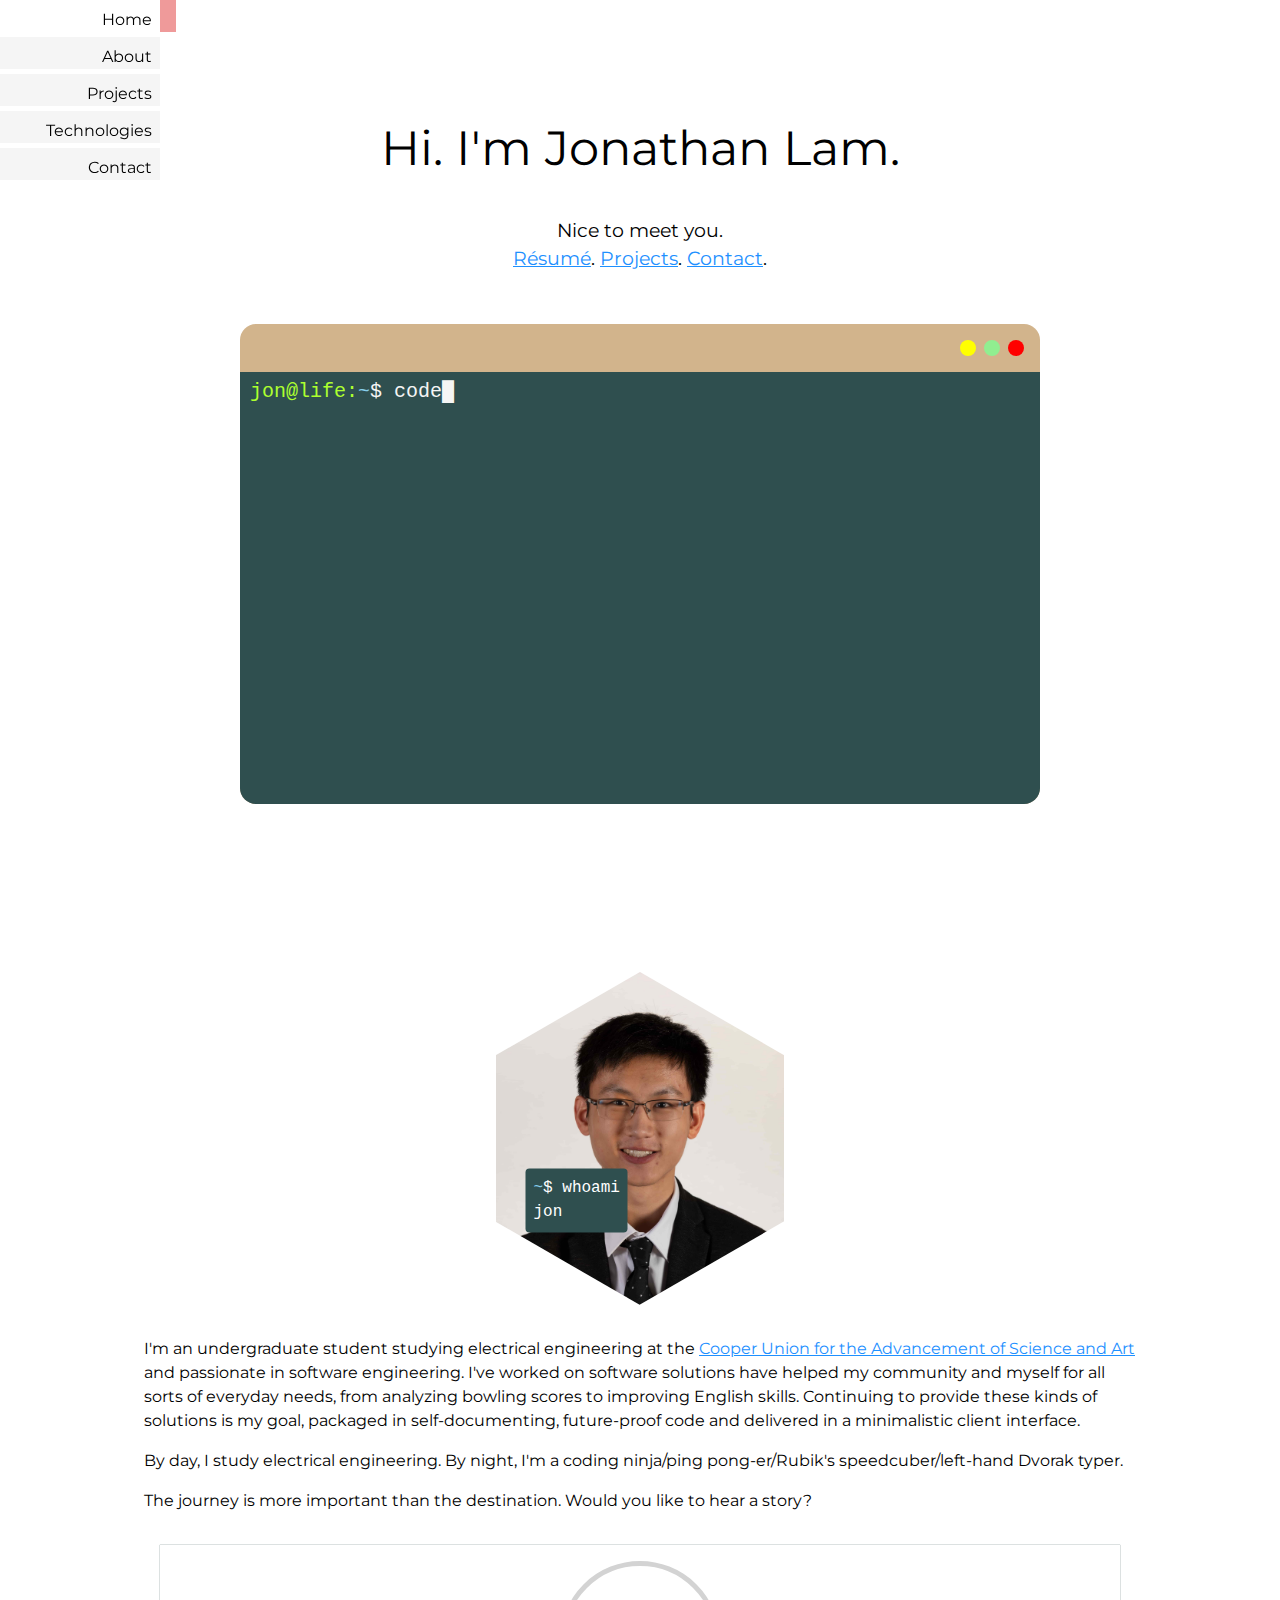
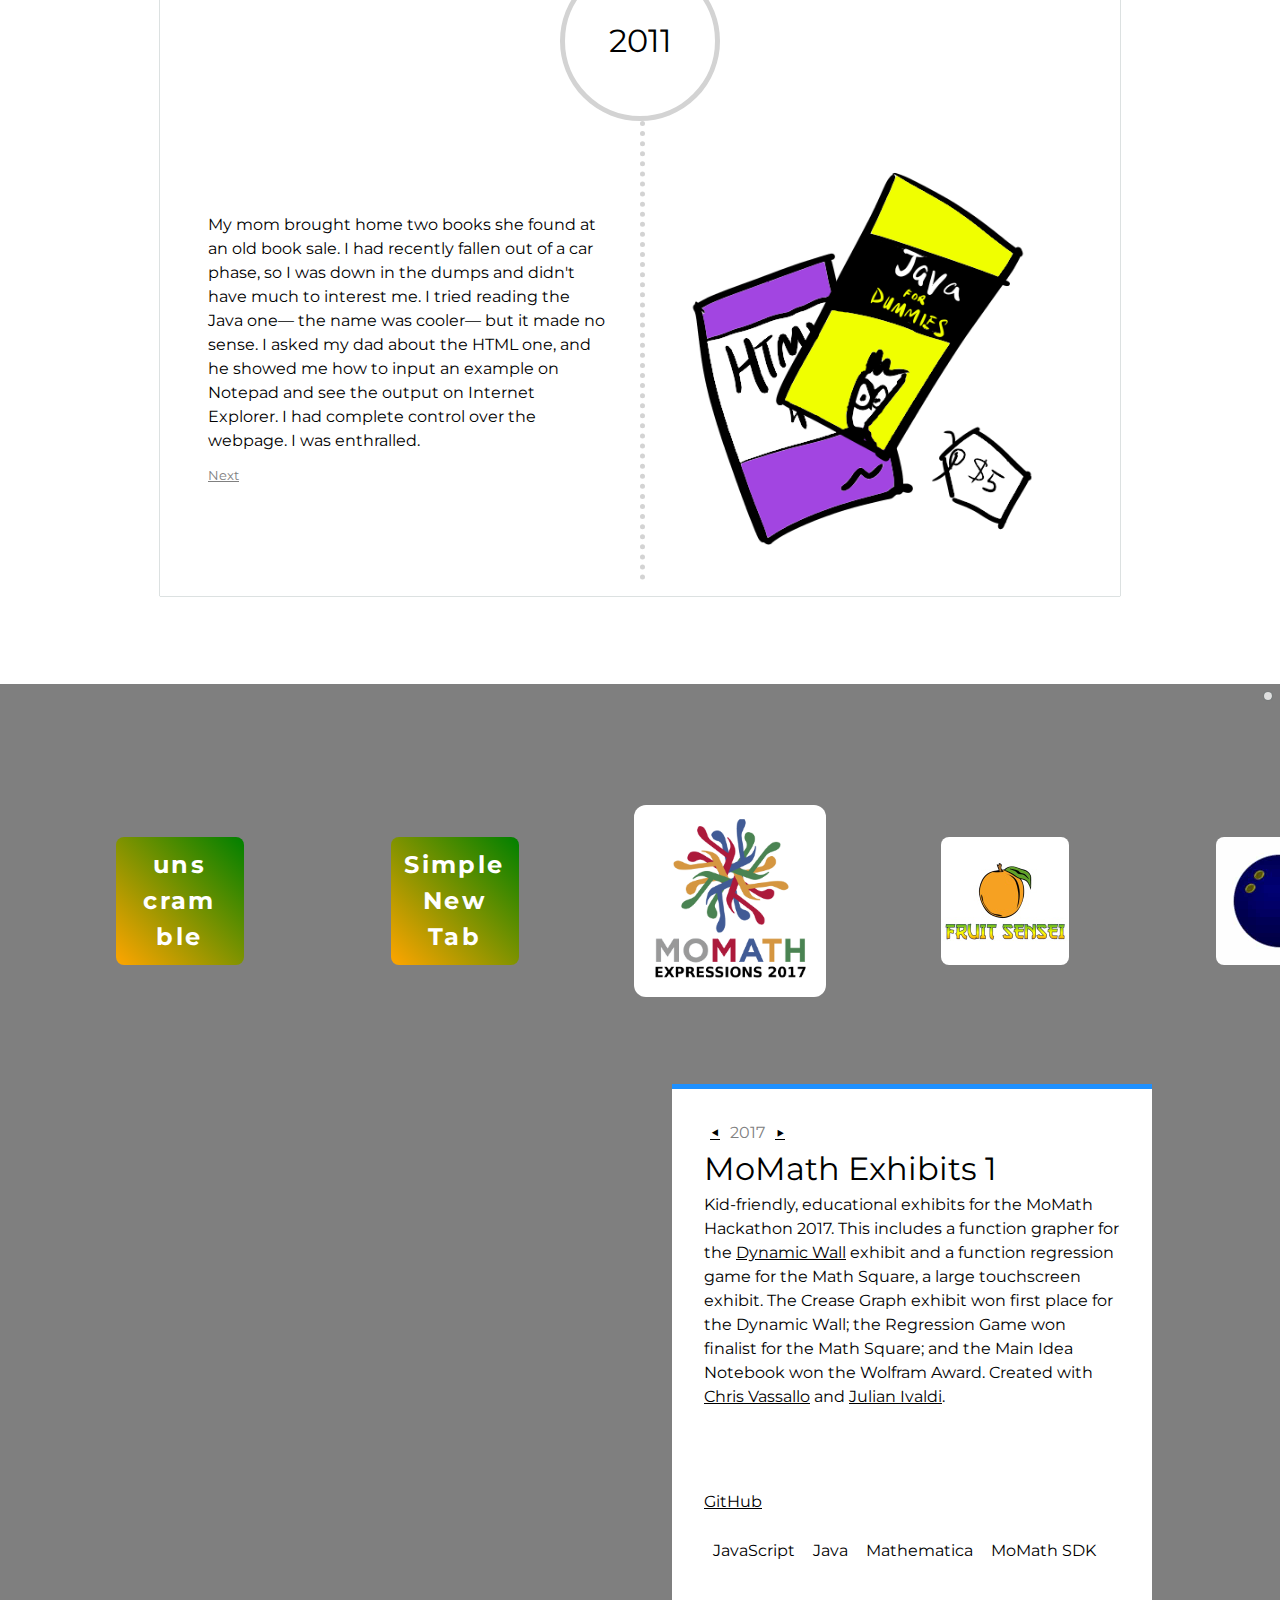
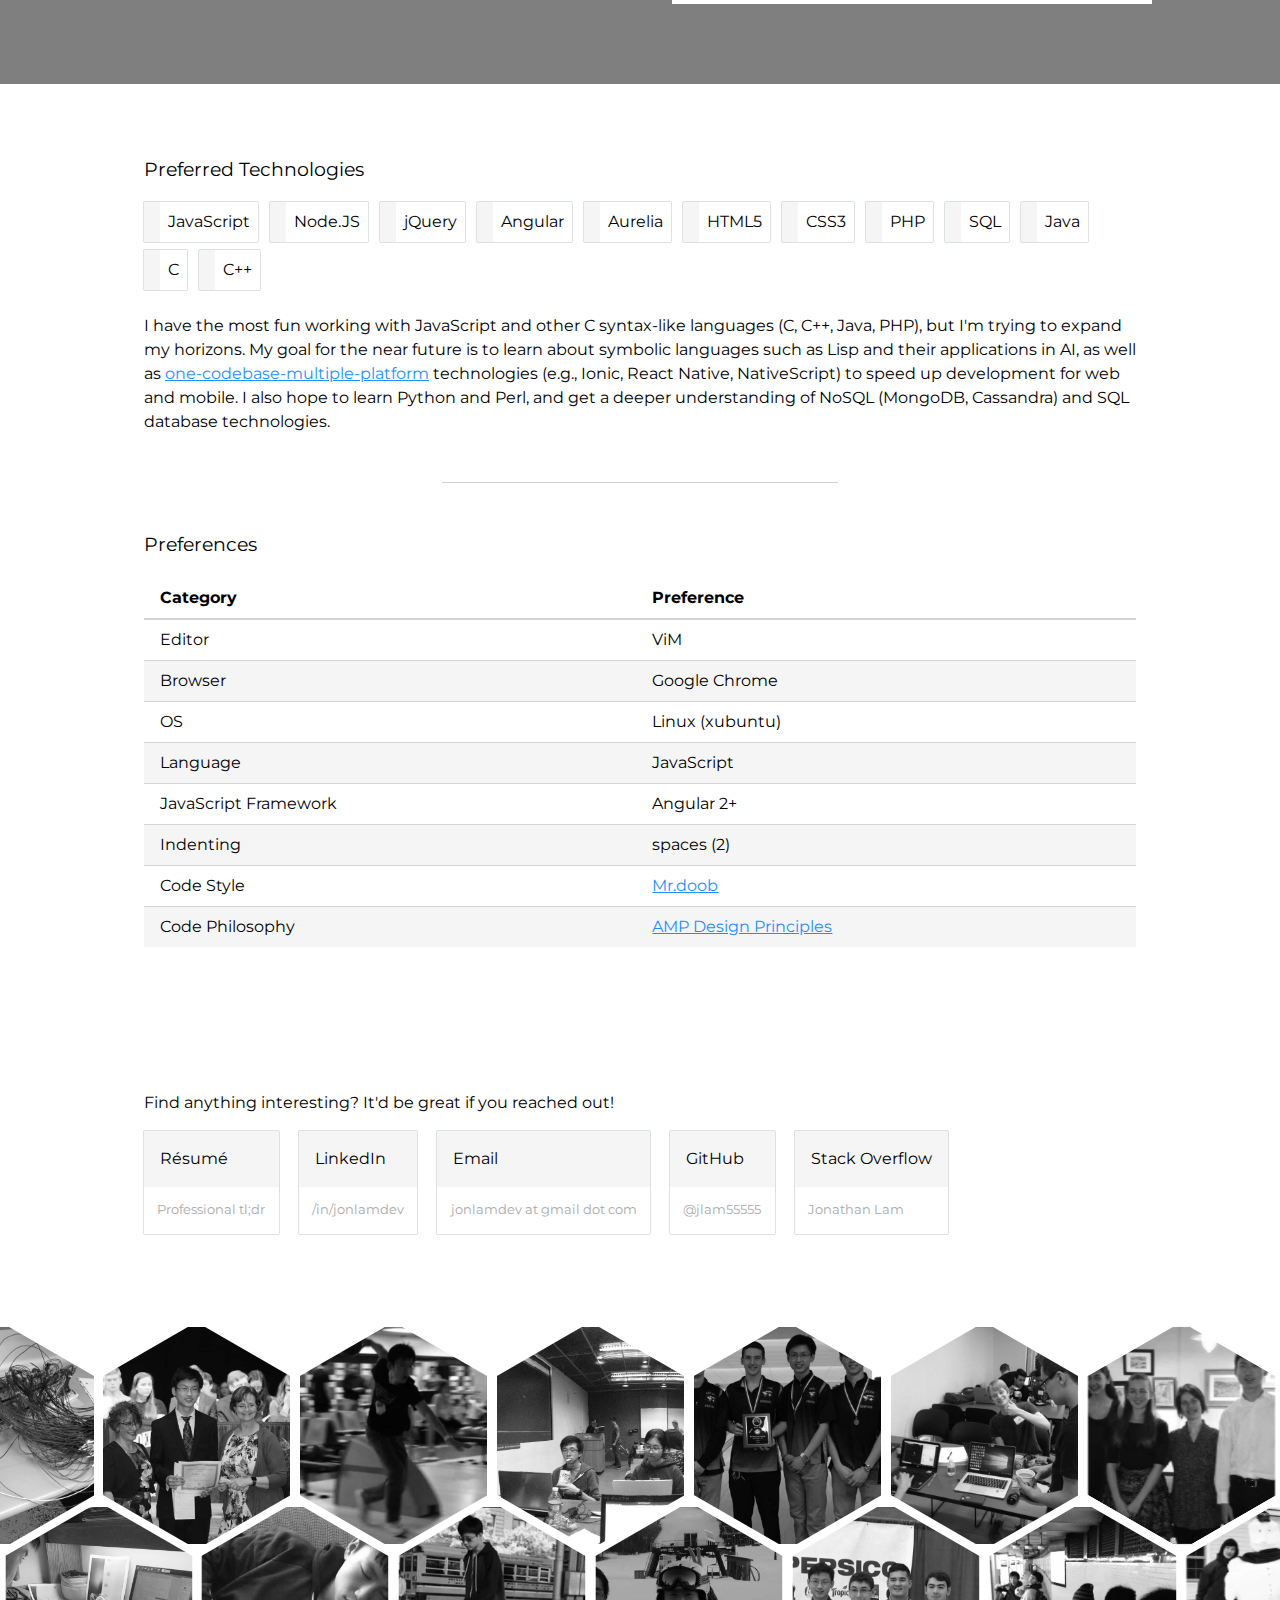
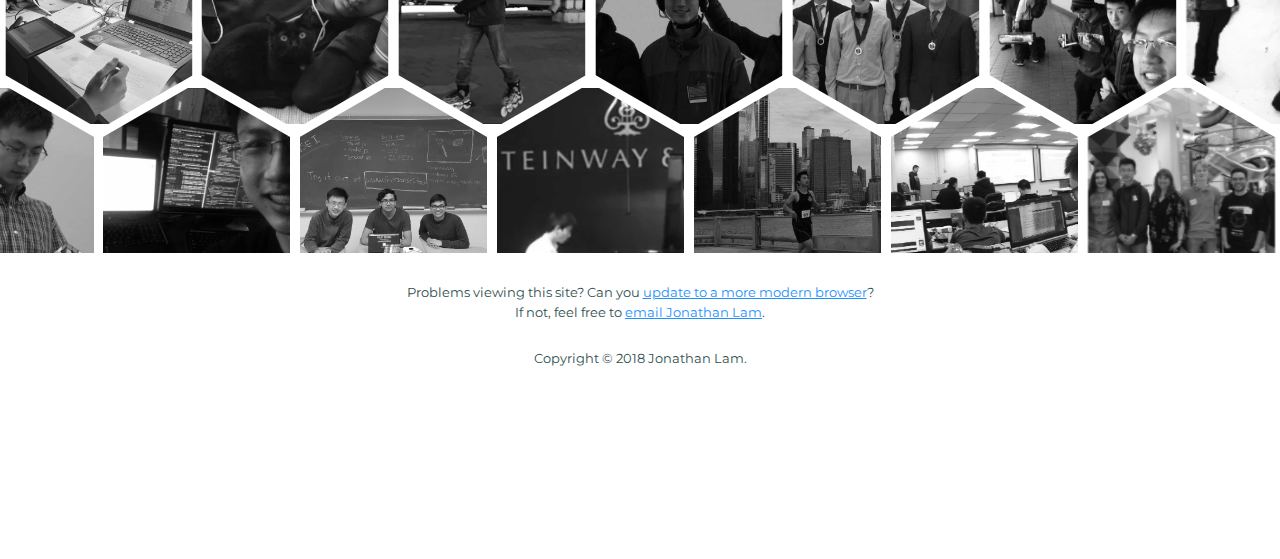
<file: index.html>
<!doctype html>
<html lang='en'>
  <head>
    <title>Jonathan Lam</title>
    <meta charset='utf-8'>
    <meta name='author' content='Jonathan Lam <jonathanlamdev@gmail.com> (http://www.jonathanlam.tech)'>
    <meta name='description' content='Meet Jonathan Lam | Software Developer'>
    <meta name='keywords' content='jonathan lam, cooper union, programmer, freelancer'>
    <meta name='viewport' content='width=device-width, initial-scale=1'>
    <meta property='og:title' content='Meet Jonathan Lam | Software Developer'>
    <meta property='og:image' content='http://www.jonlamdev.com/assets/website-screenshot.png'>
    <meta property='og:description' content='Jonathan Lam is a passionate software developer and programmer. See some of his projects and learn more about him.'>
    <meta property='og:url' content='http://www.jonlamdev.com'>
    <link rel='stylesheet' href='https://fonts.googleapis.com/css?family=Montserrat'>
    <link rel='stylesheet' href='https://use.fontawesome.com/releases/v5.0.13/css/all.css' integrity='sha384-DNOHZ68U8hZfKXOrtjWvjxusGo9WQnrNx2sqG0tfsghAvtVlRW3tvkXWZh58N9jp' crossorigin='anonymous'>
    <link rel='stylesheet' href='./mobile.css'>
    <link rel='stylesheet' href='./desktop.css' media='screen and (min-width: 64em) and (min-height: 600px)'>
    <link rel='icon' href='./favicon.png'>
    <script src='./script.js' defer></script>
  </head>
  <body>
    <nav id='nav-bar'>
      <div class='flex desktop'>
        <a title='Home'>Home</a>
        <a title='About'>About</a>
        <a title='Projects'>Projects</a>
        <a title='Technologies'>Technologies</a>
        <a title='Contact'>Contact</a>
      </div>
      <div class='mobile'>
        <button id='dropdown-button'><i class='fas fa-bars'></i></button>
        <p id='mobile-title'>j. lam</p>
      </div>
    </nav>
    <div class='mobile' id='dropdown-nav'>
      <a href='#about'>About</a>
      <a href='#projects'>Projects</a>
      <a href='#contact'>Contact</a>
      <a href='./resume.pdf' target='_blank'>Résumé</a>
    </div>
    <div class='jumbotron' id='main-jumbotron'>
      <div class='container'>
        <h1 class='text-center'><span class='inline desktop'>Hi. I'm</span> Jonathan Lam.</h1>
        <h3 class='text-center'>
          Nice to meet you.
          <span class='desktop'>
            <a href='./resume.pdf' target='_blank'>Résumé</a>.
            <a href='#projects'>Projects</a>.
            <a href='#contact'>Contact</a>.
          </span>
          <div class='mobile'>
            <a href='./resume.pdf' target='_blank'>Résumé</a>
            <a href='#projects'>Projects</a>.
            <a href='#contact'>Contact</a>
          </div>
        </h3>
      </div>
      <div id='codeVisual'>
        <div id='codeVisualTitle' class='desktop code'><i class='fas fa-terminal'></i></div>
        <div class='codeVisualButton' id='button1'><i class='fas fa-times desktop'></i></div>
        <div class='codeVisualButton' id='button2'><i class='fas fa-arrows-alt-h desktop'></i></div>
        <div class='codeVisualButton' id='button3'><i class='fas fa-window-minimize desktop'></i></div>
        <div id='codeVisualTerminal'>
          <div class='code text-light' id='codeVisualBash'>
            <span class='text-green'>jon@life:</span>
            <span class='text-blue'>~</span>
            <span>$&nbsp;</span>
            <span id='codeVisualText'></span>
            <span id='codeVisualCursor'>&#9608;</span>
          </div>
        </div>
      </div>
    </div>
    <div class='jumbotron' id='about'>
      <div class='container'>

        <div id='about-portrait'>
          <code id='about-whoami'>$ whoami<br>jon</code>
          <div id='about-portrait-hexagon'></div>
        </div>
        <p>I'm an undergraduate student studying electrical engineering at the <a href='https://cooper.edu/welcome' target='_blank'>Cooper Union for the Advancement of Science and Art</a> and passionate in software engineering. I've worked on software solutions have helped my community and myself for all sorts of everyday needs, from analyzing bowling scores to improving English skills. Continuing to provide these kinds of solutions is my goal, packaged in self-documenting, future-proof code and delivered in a minimalistic client interface.</p>

        <p>By day, I study electrical engineering. By night, I'm a coding ninja/ping pong-er/Rubik's speedcuber/left-hand Dvorak typer.</p>

        <p>The journey is more important than the destination. Would you like to hear a story?</p>

        <div id='timeline'>
          <div class='timeline-year'>
            <img class='timeline-image' data-src='./assets/timeline-2011.png'>
            <h1 class='timeline-header'>2011</h1>
            <div class='timeline-text'>
              <span>My mom brought home two books she found at an old book sale. I had recently fallen out of a car phase, so I was down in the dumps and didn't have much to interest me. I tried reading the Java one&mdash; the name was cooler&mdash; but it made no sense. I asked my dad about the HTML one, and he showed me how to input an example on Notepad and see the output on Internet Explorer. I had complete control over the webpage. I was enthralled.</span>
              <div class='desktop'>
                <button class='timeline-button timeline-button-next'>Next</button>
              </div>
            </div>
          </div>
          <div class='timeline-year'>
            <img class='timeline-image' data-src='./assets/timeline-2014.png'>
            <h1 class='timeline-header'>2014</h1>
            <div class='timeline-text'>
              <span>By this time, I had experimented with a little bit of HTML (4), Java, C++, and PHP, solving little math puzzles and discovering the syntax. Our final project for <a href='https://www.pltw.org/' target='_blank'>PLTW</a> was open-ended, so I decided to demonstrate my programming skills. I learnt some JavaScript and CSS and threw together some calculator interfaces, and presented my knowledge of how these languages (along with HTML and PHP) could be integrated into a single, useful application.</span>
              <div class='desktop'>
                <button class='timeline-button timeline-button-previous'>Previous</button>
                <button class='timeline-button timeline-button-next'>Next</button>
              </div>
            </div>
          </div>
          <div class='timeline-year'>
            <img class='timeline-image' data-src='./assets/timeline-2016.png'>
            <h1 class='timeline-header'>2016</h1>
            <div class='timeline-text'>
              <span>I spoke with my English teacher in the tenth grade because I couldn't speak during any of the daily class discussions. I was afraid to get my incomplete ideas out. She suggested that I practice (<em>practice English?</em>, I wondered) by writing or speaking on any whimsical thought. So I began a blog and posted many posts, many days in a row. I got so involved in the blog that I spent many days in a row writing posts and the blog became the hub for my programming projects as well. I hosted web programming projects, such as Project Euler solutions or JavaScript games, on the blog, and wrote blog posts about them.</span>
              <div class='desktop'>
                <button class='timeline-button timeline-button-previous'>Previous</button>
                <button class='timeline-button timeline-button-next'>Next</button>
              </div>
            </div>
          </div>
          <div class='timeline-year'>
            <img class='timeline-image' data-src='./assets/timeline-2017.png'>
            <h1 class='timeline-header'>2017</h1>
            <div class='timeline-text'>
              <span>The website for our local bowling center was archaic, so I built a new version for them. Our bowling team didn't have any established method of digital data collection or analysis, so I devised a system for storing data, a heuristic equation to choose the next week's lineup, and built a website to display statistics. For the new Safe Rides service at our school, I built a web-app to streamline the (then pen-and-paper method) for volunteers and clients alike. My first blog was also growing a little outdated, so I built a new blog with a JS stack.</span>
              <div class='desktop'>
                <button class='timeline-button timeline-button-previous'>Previous</button>
                <button class='timeline-button timeline-button-next'>Next</button>
              </div>
            </div>
          </div>
          <div class='timeline-year'>
            <img class='timeline-image' data-src='./assets/timeline-2018.png'>
            <h1 class='timeline-header'>2018</h1>
            <div class='timeline-text'>
              <span>High school ended, so it was time to reach out. I met the great entrepreneur, Joshua Hirth, and worked with him to develop websites to promote his two innovative medical kits with websites. I attended four hackathons in the second half of the year. For the engineering design course, I helped develop an Android app to analyze a chemical glucose test strip, and designed a website to document the process.</span>
              <div class='desktop'>
                <button class='timeline-button timeline-button-previous'>Previous</button>
                <button class='timeline-button timeline-button-next'>Next</button>
              </div>
            </div>
          </div>
          <div class='timeline-year'>
            <img class='timeline-image' data-src='./assets/timeline-2019.png'>
            <h1 class='timeline-header'>2019</h1>
            <div class='timeline-text'>
              <span>2019 has just begun, and there's so much to do! I'm collaborating with our student banker to develop a new fusion website for all of the student-run websites at our university, including club funding, the bookstore, a student resource locator, and locker management. I hope to begin some work with machine learning, mobile app development, and security systems, and I have plans to touch up on a lot of old projects. Most recently, I've been looking for opportunities in employment or internship in the summer. Onwards!</span>
              <div class='desktop'>
                <button class='timeline-button timeline-button-previous'>Previous</button>
              </div>
            </div>
          </div>
        </div>

      </div>
    </div>
    <div class='jumbotron' id='projects'>

      <div id='project-lightbox'>
        <div class='snappy' id='project-scroller'></div>

        <div id='project-help' title='Need help navigating this section?' class='unselectable'>
          <i class='far fa-question-circle'></i>
          <span id='project-help-text'>Here are some of my projects! If you're stuck, try swiping on the icons (for touchscreens), or using the arrow keys. Enjoy!</span>
        </div>

        <div id='project-box' class='container'>
          <h1 id='project-title'></h1>
          <div id='project-active-container'>
            <button id='scroll-left' title='Pan left'>&#x2bc7;</button>
            <span id='project-active'></span>
            <button id='scroll-right' title='Pan right'>&#x2bc8;</button>
          </div>
          <p id='project-description'></p>
          <p id='project-links'></p>
          <div id='project-stack'></div>
        </div>
      </div>

    </div>
    <div class='jumbotron' id='technologies'>
      <div class='container'>
        <h3>Preferred Technologies</h3>
        <div>
          <div class='technology-card'>
            <div class='card'>
              <div class='card-header'>
                <i class='fab fa-fw fa-js-square'></i>
              </div>
              <div class='card-body'>JavaScript</div>
            </div>
          </div>
          <div class='technology-card'>
            <div class='card'>
              <div class='card-header'>
                <i class='fab fa-fw fa-node-js'></i>
              </div>
              <div class='card-body'>Node.JS</div>
            </div>
          </div>
          <div class='technology-card'>
            <div class='card'>
              <div class='card-header'>
                <i class='fas fa-fw fa-code'></i>
              </div>
              <div class='card-body'>jQuery</div>
            </div>
          </div>
          <div class='technology-card'>
            <div class='card'>
              <div class='card-header'>
                <i class='fab fa-fw fa-angular'></i>
              </div>
              <div class='card-body'>Angular</div>
            </div>
          </div>
          <div class='technology-card'>
            <div class='card'>
              <div class='card-header'>
                <i class='fas fa-fw fa-code'></i>
              </div>
              <div class='card-body'>Aurelia</div>
            </div>
          </div>
          <div class='technology-card'>
            <div class='card'>
              <div class='card-header'>
                <i class='fab fa-fw fa-html5'></i>
              </div>
              <div class='card-body'>HTML5</div>
            </div>
          </div>
          <div class='technology-card'>
            <div class='card'>
              <div class='card-header'>
                <i class='fab fa-fw fa-css3'></i>
              </div>
              <div class='card-body'>CSS3</div>
            </div>
          </div>
          <div class='technology-card'>
            <div class='card'>
              <div class='card-header'>
                <i class='fab fa-fw fa-php'></i>
              </div>
              <div class='card-body'>PHP</div>
            </div>
          </div>
          <div class='technology-card'>
            <div class='card'>
              <div class='card-header'>
                <i class='fas fa-fw fa-code'></i>
              </div>
              <div class='card-body'>SQL</div>
            </div>
          </div>
          <div class='technology-card'>
            <div class='card'>
              <div class='card-header'>
                <i class='fab fa-fw fa-java'></i>
              </div>
              <div class='card-body'>Java</div>
            </div>
          </div>
          <div class='technology-card'>
            <div class='card'>
              <div class='card-header'>
                <i class='fas fa-fw fa-code'></i>
              </div>
              <div class='card-body'>C</div>
            </div>
          </div>
          <div class='technology-card'>
            <div class='card'>
              <div class='card-header'>
                <i class='fas fa-fw fa-code'></i>
              </div>
              <div class='card-body'>C++</div>
            </div>
          </div>
        </div>
        <p></p>
        <p>I have the most fun working with JavaScript and other C syntax-like languages (C, C++, Java, PHP), but I'm trying to expand my horizons. My goal for the near future is to learn about symbolic languages such as Lisp and their applications in AI, as well as <a href='https://consileon.pl/blog/cross-platform-mobile-apps-with-single-codebase/' target='_blank'>one-codebase-multiple-platform</a> technologies (e.g., Ionic, React Native, NativeScript) to speed up development for web and mobile. I also hope to learn Python and Perl, and get a deeper understanding of NoSQL (MongoDB, Cassandra) and SQL database technologies.</p>
        <hr>
        <h3>Preferences</h3>
        <div>
          <table>
            <thead>
              <tr>
                <th scope='col'>Category</th>
                <th scope='col'>Preference</th>
              </tr>
            </thead>
            <tbody>
              <tr>
                <td>Editor</td>
                <td>ViM</td>
              </tr>
              <tr>
                <td>Browser</td>
                <td>Google Chrome</td>
              </tr>
              <tr>
                <td>OS</td>
                <td>Linux (xubuntu)</td>
              </tr>
              <tr>
                <td>Language</td>
                <td>JavaScript</td>
              </tr>
              <tr>
                <td>JavaScript Framework</td>
                <td>Angular 2+</td>
              </tr>
              <tr>
                <td>Indenting</td>
                <td>spaces (2)</td>
              </tr>
              <tr>
                <td>Code Style</td>
                <td><a href='https://github.com/mrdoob/three.js/wiki/Mr.doob%27s-Code-Style%E2%84%A2' target='_blank'>Mr.doob</a></td>
              </tr>
              <tr>
                <td>Code Philosophy</td>
                <td><a href='https://www.ampproject.org/about/amp-design-principles/' target='_blank'>AMP Design Principles</a></td>
              </tr>
            </tbody>
          </table>
        </div>
      </div>
    </div>
    <div class='jumbotron' id='contact'>
      <div class='container'>
        <p>Find anything interesting? It'd be great if you reached out!</p>

        <div id='contact-methods'>
          <a class='card contact-method' href='./resume.pdf' target='_blank'>
            <div class='card-header'>
              <i class='fas fa-fw fa-briefcase'></i>
              <span>Résumé</span>
            </div>
            <div class='card-body secondary'>Professional tl;dr</div>
          </a>
          <a class='card contact-method' href='https://www.linkedin.com/jonlamdev' target='_blank'>
            <div class='card-header'>
              <i class='fab fa-fw fa-linkedin'></i>
              <span>LinkedIn</span>
            </div>
            <div class='card-body secondary'>/in/jonlamdev</div>
          </a>
          <a class='card contact-method' href='mailto:jonlamdev@gmail.com' target='_blank'>
            <div class='card-header'>
              <i class='fas fa-fw fa-envelope'></i>
              <span>Email</span>
            </div>
            <div class='card-body secondary'>jonlamdev at gmail dot com</div>
          </a>
          <a class='card contact-method' href='https://www.github.com/jlam55555' target='_blank'>
            <div class='card-header'>
              <i class='fab fa-fw fa-github'></i>
              <span>GitHub</span>
            </div>
            <div class='card-body secondary'>@jlam55555</div>
          </a>
          <a class='card contact-method' href='https://stackoverflow.com/users/2397327/jonathan-lam' target='_blank'>
            <div class='card-header'>
              <i class='fab fa-fw fa-stack-overflow'></i>
              <span>Stack Overflow</span>
            </div>
            <div class='card-body secondary'>Jonathan Lam</div>
          </a>
        </div>
      </div>
    </div>
    <div id='image-grid'></div>
    <div class='jumbotron' id='footer-jumbotron'>
      <div class='container'>
        <small class='display-block text-secondary text-center'>
          <div>Problems viewing this site? Can you <a href='https://www.whatismybrowser.com/' target='_blank'>update to a more modern browser</a>?</div>
          <div>If not, feel free to <a href='mailto:jonlamdev?subject=Website Problems' target='_blank'>email Jonathan Lam</a>.</div>
        </small>
        <small class='display-block text-secondary text-center' id='copyright-notice'>Copyright &copy; 2018 Jonathan Lam.</small>
      </div>
    </div>
  </body>
</html>
</file>
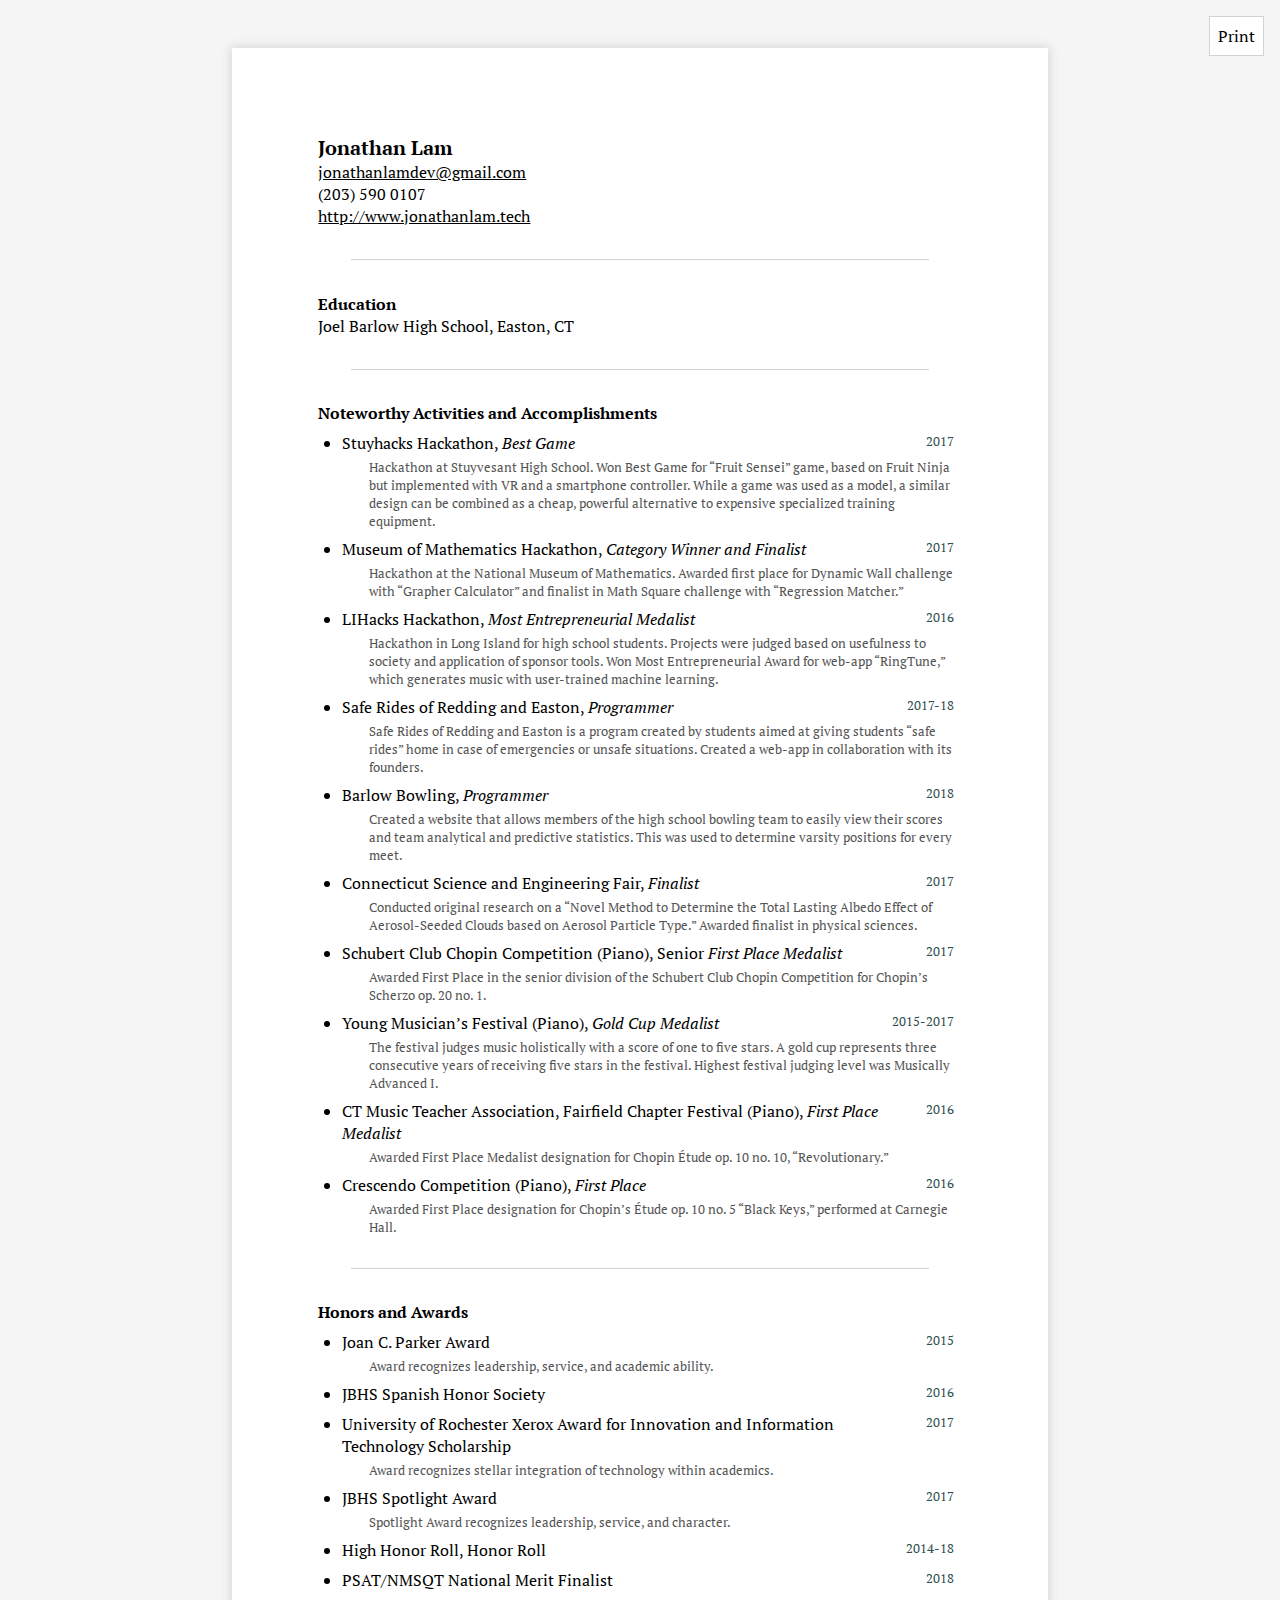
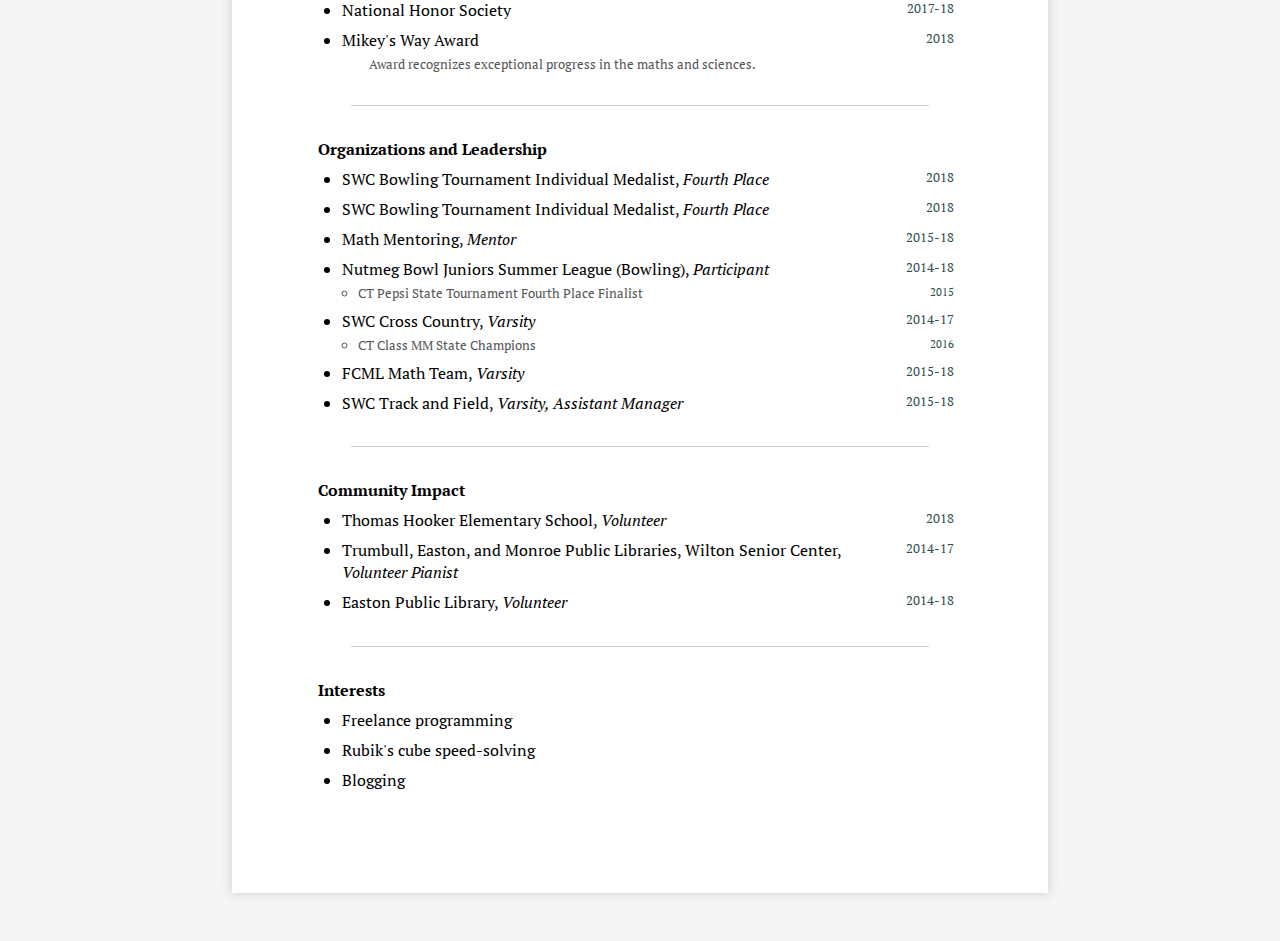
<file: hs-resume/index.html>
<!doctype html>
<html>
  <head>
    <title>Jonathan Lam &mdash; Résumé</title>
    <link rel='stylesheet' href='https://fonts.googleapis.com/css?family=PT+Serif:400,700'>
    <link rel='stylesheet' href='../resume.css'>
  </head>
  <body>
    <div id='printButton' onclick='print()'>Print</div>
    <h1>Jonathan Lam</h1>
    <p><a href='mailto:jonathanlamdev@gmail.com' target='_blank'>jonathanlamdev@gmail.com</a></p>
    <p>(203) 590 0107</p>
    <p><a href='../'>http://www.jonathanlam.tech</a></p>
    <hr>
    <h3>Education</h3>
    <p>Joel Barlow High School, Easton, CT</p>
    <hr>
    <h3>Noteworthy Activities and Accomplishments</h3>
    <ul>
      <li>
        <p class='float-right'>2017</p>
        <p>Stuyhacks Hackathon, <em>Best Game</em></p>
        <p>Hackathon at Stuyvesant High School. Won Best Game for “Fruit Sensei” game, based on Fruit Ninja but implemented with VR and a smartphone controller. While a game was used as a model, a similar design can be combined as a cheap, powerful alternative to expensive specialized training equipment.</p>
      </li>
      <li>
        <p class='float-right'>2017</p>
        <p>Museum of Mathematics Hackathon, <em>Category Winner and Finalist</em></p>
        <p>Hackathon at the National Museum of Mathematics. Awarded first place for Dynamic Wall challenge with “Grapher Calculator” and finalist in Math Square challenge with “Regression Matcher.”</p>
      </li>
      <li>
        <p class='float-right'>2016</p>
        <p>LIHacks Hackathon, <em>Most Entrepreneurial Medalist</em></p>
        <p>Hackathon in Long Island for high school students. Projects were judged based on usefulness to society and application of sponsor tools. Won Most Entrepreneurial Award for web-app “RingTune,” which generates music with user-trained machine learning.</p>
      </li>
      <li>
        <p class='float-right'>2017-18</p>
        <p>Safe Rides of Redding and Easton, <em>Programmer</em></p>
        <p>Safe Rides of Redding and Easton is a program created by students aimed at giving students “safe rides” home in case of emergencies or unsafe situations. Created a web-app in collaboration with its founders.</p>
      </li>
      <li>
        <p class='float-right'>2018</p>
        <p>Barlow Bowling, <em>Programmer</em></p>
        <p>Created a website that allows members of the high school bowling team to easily view their scores and team analytical and predictive statistics. This was used to determine varsity positions for every meet.</p>
      </li>
      <li>
        <p class='float-right'>2017</p>
        <p>Connecticut Science and Engineering Fair, <em>Finalist</em></p>
        <p>Conducted original research on a “Novel Method to Determine the Total Lasting Albedo Effect of Aerosol-Seeded Clouds based on Aerosol Particle Type.” Awarded finalist in physical sciences.</p>
      </li>
      <li>
        <p class='float-right'>2017</p>
        <p>Schubert Club Chopin Competition (Piano), Senior <em>First Place Medalist</em></p>
        <p>Awarded First Place in the senior division of the Schubert Club Chopin Competition for Chopin’s Scherzo op. 20 no. 1.</p>
      </li>
      <li>
        <p class='float-right'>2015-2017</p>
        <p>Young Musician’s Festival (Piano), <em>Gold Cup Medalist</em></p>
        <p>The festival judges music holistically with a score of one to five stars. A gold cup represents three consecutive years of receiving five stars in the festival. Highest festival judging level was Musically Advanced I.</p>
      </li>
      <li>
        <p class='float-right'>2016</p>
        <p>CT Music Teacher Association, Fairfield Chapter Festival (Piano), <em>First Place Medalist</em></p>
        <p>Awarded First Place Medalist designation for Chopin Étude op. 10 no. 10, “Revolutionary.”</p>
      </li>
      <li>
        <p class='float-right'>2016</p>
        <p>Crescendo Competition (Piano), <em>First Place</em></p>
        <p>Awarded First Place designation for Chopin’s Étude op. 10 no. 5 “Black Keys,” performed at Carnegie Hall.</p>
      </li>
    </ul>
    <hr>
    <h3>Honors and Awards</h3>
    <ul>
      <li>
        <p class='float-right'>2015</p>
        <p>Joan C. Parker Award</p>
        <p>Award recognizes leadership, service, and academic ability.</p>
      </li>
      <li>
        <p class='float-right'>2016</p>
        <p>JBHS Spanish Honor Society</p>
      </li>
      <li>
        <p class='float-right'>2017</p>
        <p>University of Rochester Xerox Award for Innovation and Information Technology Scholarship</p>
        <p>Award recognizes stellar integration of technology within academics.</p>
      </li>
      <li>
        <p class='float-right'>2017</p>
        <p>JBHS Spotlight Award</p>
        <p>Spotlight Award recognizes leadership, service, and character.</p>
      </li>
      <li>
        <p class='float-right'>2014-18</p>
        <p>High Honor Roll, Honor Roll</p>
      </li>
      <li>
        <p class='float-right'>2018</p>
        <p>PSAT/NMSQT National Merit Finalist</p>
      </li>
      <li>
        <p class='float-right'>2017-18</p>
        <p>National Honor Society</p>
      </li>
      <li>
        <p class='float-right'>2018</p>
        <p>Mikey's Way Award</p>
        <p>Award recognizes exceptional progress in the maths and sciences.</p>
      </li>
    </ul>
    <hr>
    <h3>Organizations and Leadership
    </h3>
    <ul>
      <li>
        <p class='float-right'>2018</p>
        <p>SWC Bowling Tournament Individual Medalist, <em>Fourth Place</em></p>
      </li>
      <li>
        <p class='float-right'>2018</p>
        <p>SWC Bowling Tournament Individual Medalist, <em>Fourth Place</em></p>
      </li>
      <li>
        <p class='float-right'>2015-18</p>
        <p>Math Mentoring, <em>Mentor</em></p>
      </li>
      <li>
        <p class='float-right'>2014-18</p>
        <p>Nutmeg Bowl Juniors Summer League (Bowling), <em>Participant</em></p>
        <ul>
          <li>
            <p class='float-right'>2015</p>
            <p>CT Pepsi State Tournament Fourth Place Finalist</p>
          </li>
        </ul>
      </li>
      <li>
        <p class='float-right'>2014-17</p>
        <p>SWC Cross Country, <em>Varsity</em></p>
        <ul>
          <li>
            <p class='float-right'>2016</p>
            <p>CT Class MM State Champions</p>
          </li>
        </ul>
      </li>
      <li>
        <p class='float-right'>2015-18</p>
        <p>FCML Math Team, <em>Varsity</em></p>
      </li>
      <li>
        <p class='float-right'>2015-18</p>
        <p>SWC Track and Field, <em>Varsity, Assistant Manager</em></p>
      </li>
    </ul>
    <hr>
    <h3>Community Impact</h3>
    <ul>
      <li>
        <p class='float-right'>2018</p>
        <p>Thomas Hooker Elementary School, <em>Volunteer</em></p>
      </li>
      <li>
        <p class='float-right'>2014-17</p>
        <p>Trumbull, Easton, and Monroe Public Libraries, Wilton Senior Center, <em>Volunteer Pianist</em></p>
      </li>
      <li>
        <p class='float-right'>2014-18</p>
        <p>Easton Public Library, <em>Volunteer</em></p>
      </li>
    </ul>
    <hr>
    <h3>Interests</h3>
    <ul>
      <li>Freelance programming</li>
      <li>Rubik's cube speed-solving</li>
      <li>Blogging</li>
    </ul>
  </body>
</html>
</file>
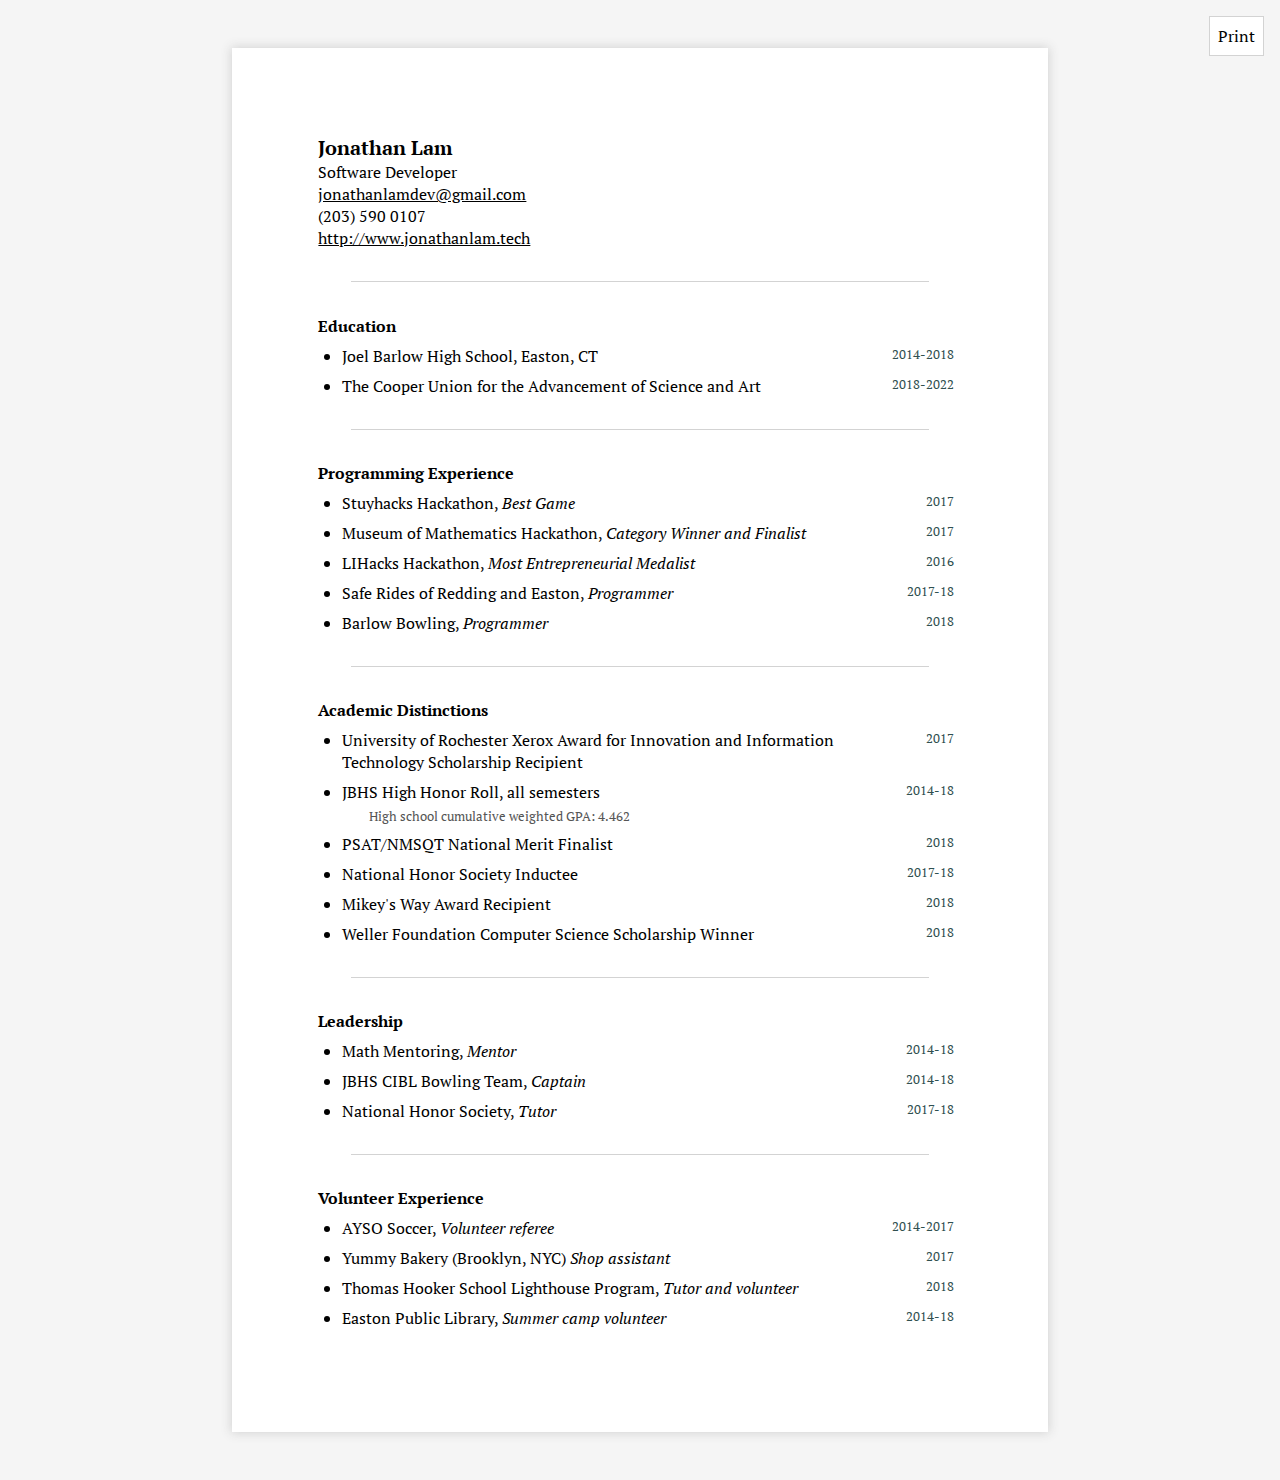
<file: resume-old/index.html>
<!doctype html>
<html>
  <head>
    <title>Jonathan Lam &mdash; Résumé</title>
    <link rel='stylesheet' href='https://fonts.googleapis.com/css?family=PT+Serif:400,700'>
    <link rel='stylesheet' href='../resume.css'>
  </head>
  <body>
    <div id='printButton' onclick='print()'>Print</div>
    <h1>Jonathan Lam</h1>
    <p>Software Developer</p>
    <p><a href='mailto:jonathanlamdev@gmail.com' target='_blank'>jonathanlamdev@gmail.com</a></p>
    <p>(203) 590 0107</p>
    <p><a href='../'>http://www.jonathanlam.tech</a></p>
    <hr>
    <h3>Education</h3>
    <ul>
      <li>
        <p class='float-right'>2014-2018</p>
        <p>Joel Barlow High School, Easton, CT</p>
      </li>
      <li>
        <p class='float-right'>2018-2022</p>
        <p>The Cooper Union for the Advancement of Science and Art</p>
      </li>
    </ul>
    <hr>
    <h3>Programming Experience</h3>
    <ul>
      <li>
        <p class='float-right'>2017</p>
        <p>Stuyhacks Hackathon, <em>Best Game</em></p>
<!--        <p>Hackathon at Stuyvesant High School. Won Best Game for “Fruit Sensei” game, based on Fruit Ninja but implemented with VR and a smartphone controller. While a game was used as a model, a similar design can be combined as a cheap, powerful alternative to expensive specialized training equipment.</p>-->
      </li>
      <li>
        <p class='float-right'>2017</p>
        <p>Museum of Mathematics Hackathon, <em>Category Winner and Finalist</em></p>
<!--        <p>Hackathon at the National Museum of Mathematics. Awarded first place for Dynamic Wall challenge with “Grapher Calculator” and finalist in Math Square challenge with “Regression Matcher.”</p>-->
      </li>
      <li>
        <p class='float-right'>2016</p>
        <p>LIHacks Hackathon, <em>Most Entrepreneurial Medalist</em></p>
<!--        <p>Hackathon in Long Island for high school students. Projects were judged based on usefulness to society and application of sponsor tools. Won Most Entrepreneurial Award for web-app “RingTune,” which generates music with user-trained machine learning.</p>-->
      </li>
      <li>
        <p class='float-right'>2017-18</p>
        <p>Safe Rides of Redding and Easton, <em>Programmer</em></p>
<!--        <p>Safe Rides of Redding and Easton is a program created by students aimed at giving students “safe rides” home in case of emergencies or unsafe situations. Created a web-app in collaboration with its founders.</p>-->
      </li>
      <li>
        <p class='float-right'>2018</p>
        <p>Barlow Bowling, <em>Programmer</em></p>
<!--        <p>Created a website that allows members of the high school bowling team to easily view their scores and team analytical and predictive statistics. This was used to determine varsity positions for every meet.</p>-->
      </li>
    </ul>
    <hr>
    <h3>Academic Distinctions</h3>
    <ul>
      <li>
        <p class='float-right'>2017</p>
        <p>University of Rochester Xerox Award for Innovation and Information Technology Scholarship Recipient</p>
<!--        <p>Award recognizes integration of technology within academics.</p>-->
      </li>
      <li>
        <p class='float-right'>2014-18</p>
        <p>JBHS High Honor Roll, all semesters</p>
        <p>High school cumulative weighted GPA: 4.462</p>
      </li>
      <li>
        <p class='float-right'>2018</p>
        <p>PSAT/NMSQT National Merit Finalist</p>
      </li>
      <li>
        <p class='float-right'>2017-18</p>
        <p>National Honor Society Inductee</p>
      </li>
      <li>
        <p class='float-right'>2018</p>
        <p>Mikey's Way Award Recipient</p>
<!--        <p>Award recognizes exceptional progress in the maths and sciences.</p>-->
      </li>
      <li>
        <p class='float-right'>2018</p>
        <p>Weller Foundation Computer Science Scholarship Winner</p>
      </li>
    </ul>
    <hr>
    <h3>Leadership</h3>
    <ul>
      <li>
        <p class='float-right'>2014-18</p>
        <p>Math Mentoring, <em>Mentor</em></p>
      </li>
      <li>
        <p class='float-right'>2014-18</p>
        <p>JBHS CIBL Bowling Team, <em>Captain</em></p>
      </li>
      <li>
        <p class='float-right'>2017-18</p>
        <p>National Honor Society, <em>Tutor</em></p>
      </li>
    </ul>
    <hr>
    <h3>Volunteer Experience</h3>
    <ul>
      <li>
        <p class='float-right'>2014-2017</p>
        <p>AYSO Soccer, <em>Volunteer referee</em></p>
      </li>
      <li>
        <p class='float-right'>2017</p>
        <p>Yummy Bakery (Brooklyn, NYC) <em>Shop assistant</em></p>
      </li>
      <li>
        <p class='float-right'>2018</p>
        <p>Thomas Hooker School Lighthouse Program, <em>Tutor and volunteer</em></p>
      </li>
      <li>
        <p class='float-right'>2014-18</p>
        <p>Easton Public Library, <em>Summer camp volunteer</em></p>
      </li>
    </ul>
  </body>
</html>
</file>
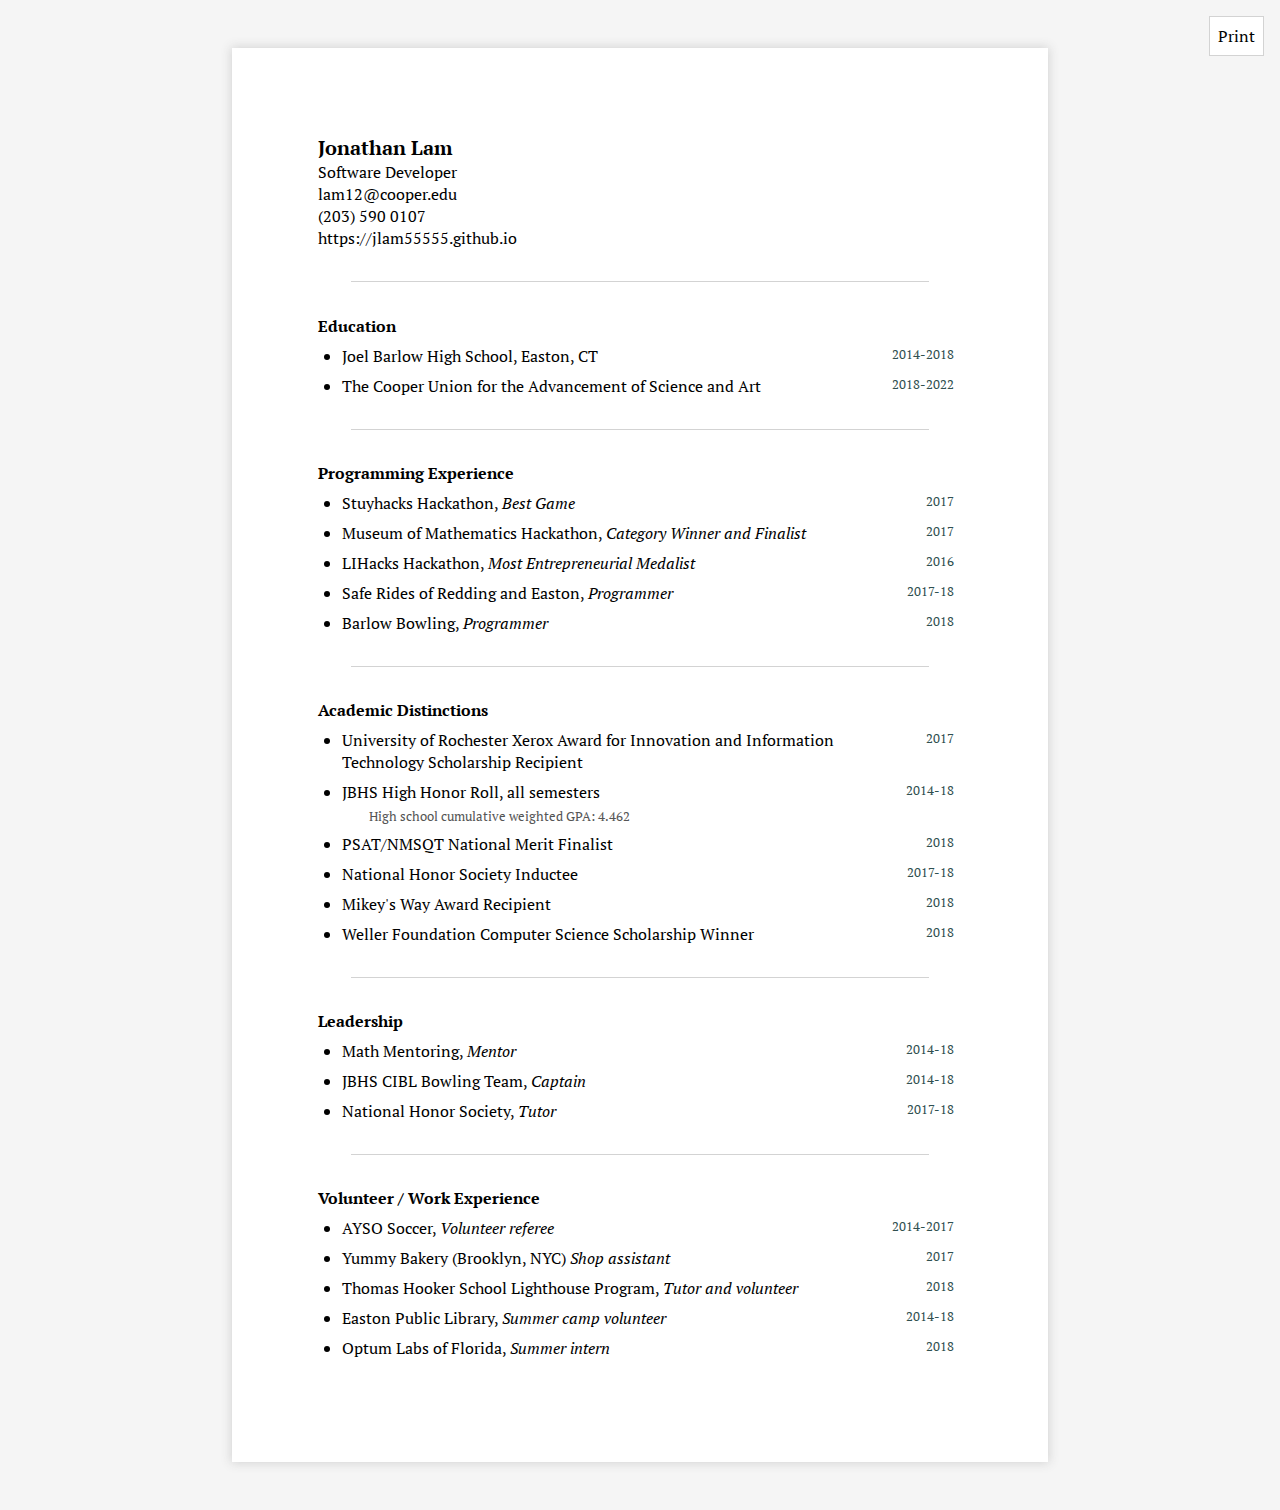
<file: resume-old/index2.html>
<!doctype html>
<html>
  <head>
    <title>Jonathan Lam &mdash; Résumé</title>
    <link rel='stylesheet' href='https://fonts.googleapis.com/css?family=PT+Serif:400,700'>
    <link rel='stylesheet' href='../resume.css'>
  </head>
  <body>
    <div id='printButton' onclick='print()'>Print</div>
    <h1>Jonathan Lam</h1>
    <p>Software Developer</p>
    <p>lam12@cooper.edu</p>
    <p>(203) 590 0107</p>
    <p>https://jlam55555.github.io</p>
    <hr>
    <h3>Education</h3>
    <ul>
      <li>
        <p class='float-right'>2014-2018</p>
        <p>Joel Barlow High School, Easton, CT</p>
      </li>
      <li>
        <p class='float-right'>2018-2022</p>
        <p>The Cooper Union for the Advancement of Science and Art</p>
      </li>
    </ul>
    <hr>
    <h3>Programming Experience</h3>
    <ul>
      <li>
        <p class='float-right'>2017</p>
        <p>Stuyhacks Hackathon, <em>Best Game</em></p>
<!--        <p>Hackathon at Stuyvesant High School. Won Best Game for “Fruit Sensei” game, based on Fruit Ninja but implemented with VR and a smartphone controller. While a game was used as a model, a similar design can be combined as a cheap, powerful alternative to expensive specialized training equipment.</p>-->
      </li>
      <li>
        <p class='float-right'>2017</p>
        <p>Museum of Mathematics Hackathon, <em>Category Winner and Finalist</em></p>
<!--        <p>Hackathon at the National Museum of Mathematics. Awarded first place for Dynamic Wall challenge with “Grapher Calculator” and finalist in Math Square challenge with “Regression Matcher.”</p>-->
      </li>
      <li>
        <p class='float-right'>2016</p>
        <p>LIHacks Hackathon, <em>Most Entrepreneurial Medalist</em></p>
<!--        <p>Hackathon in Long Island for high school students. Projects were judged based on usefulness to society and application of sponsor tools. Won Most Entrepreneurial Award for web-app “RingTune,” which generates music with user-trained machine learning.</p>-->
      </li>
      <li>
        <p class='float-right'>2017-18</p>
        <p>Safe Rides of Redding and Easton, <em>Programmer</em></p>
<!--        <p>Safe Rides of Redding and Easton is a program created by students aimed at giving students “safe rides” home in case of emergencies or unsafe situations. Created a web-app in collaboration with its founders.</p>-->
      </li>
      <li>
        <p class='float-right'>2018</p>
        <p>Barlow Bowling, <em>Programmer</em></p>
<!--        <p>Created a website that allows members of the high school bowling team to easily view their scores and team analytical and predictive statistics. This was used to determine varsity positions for every meet.</p>-->
      </li>
    </ul>
    <hr>
    <h3>Academic Distinctions</h3>
    <ul>
      <li>
        <p class='float-right'>2017</p>
        <p>University of Rochester Xerox Award for Innovation and Information Technology Scholarship Recipient</p>
<!--        <p>Award recognizes integration of technology within academics.</p>-->
      </li>
      <li>
        <p class='float-right'>2014-18</p>
        <p>JBHS High Honor Roll, all semesters</p>
        <p>High school cumulative weighted GPA: 4.462</p>
      </li>
      <li>
        <p class='float-right'>2018</p>
        <p>PSAT/NMSQT National Merit Finalist</p>
      </li>
      <li>
        <p class='float-right'>2017-18</p>
        <p>National Honor Society Inductee</p>
      </li>
      <li>
        <p class='float-right'>2018</p>
        <p>Mikey's Way Award Recipient</p>
<!--        <p>Award recognizes exceptional progress in the maths and sciences.</p>-->
      </li>
      <li>
        <p class='float-right'>2018</p>
        <p>Weller Foundation Computer Science Scholarship Winner</p>
      </li>
    </ul>
    <hr>
    <h3>Leadership</h3>
    <ul>
      <li>
        <p class='float-right'>2014-18</p>
        <p>Math Mentoring, <em>Mentor</em></p>
      </li>
      <li>
        <p class='float-right'>2014-18</p>
        <p>JBHS CIBL Bowling Team, <em>Captain</em></p>
      </li>
      <li>
        <p class='float-right'>2017-18</p>
        <p>National Honor Society, <em>Tutor</em></p>
      </li>
    </ul>
    <hr>
    <h3>Volunteer / Work Experience</h3>
    <ul>
      <li>
        <p class='float-right'>2014-2017</p>
        <p>AYSO Soccer, <em>Volunteer referee</em></p>
      </li>
      <li>
        <p class='float-right'>2017</p>
        <p>Yummy Bakery (Brooklyn, NYC) <em>Shop assistant</em></p>
      </li>
      <li>
        <p class='float-right'>2018</p>
        <p>Thomas Hooker School Lighthouse Program, <em>Tutor and volunteer</em></p>
      </li>
      <li>
        <p class='float-right'>2014-18</p>
        <p>Easton Public Library, <em>Summer camp volunteer</em></p>
      </li>
      <li>
        <p class='float-right'>2018</p>
        <p>Optum Labs of Florida, <em>Summer intern</em></p>
      </li>
    </ul>
  </body>
</html>
</file>
<file: mobile.css>
/* overarching, inherited styles */
body, html {
  margin: 0;
  padding: 0;
  overflow-x: hidden;
}
body {
  font-size: 16px;
  font-family: montserrat, sans-serif;
  box-shadow: 0 0 10px 10px black;
}

/* generic style to mimic Bootstrap -- only use bottom margins */
* {
  margin-top: 0;
  box-sizing: border-box;
}

/* headers only change size */
h1, h2, h3, h4, h5, h6 {
  font-weight: normal;
}
.jumbotron {
  min-height: 30em;
  width: 100%;
  overflow: auto;
  display: flex;
  flex-direction: column;
  padding: 3.5em 0;
}
.image-separator, .video-placeholder {
  display: block;
  width: 100%;
  background-repeat: no-repeat;
  background-color: aqua;
  background-attachment: scroll;
  background-position: center;
  background-size: cover;
}

#codeVisualTerminal {
  width: calc(100% - 2em);
  max-width: 25em;
  margin: 0 auto;
  border-radius: 0.25em;
  background-color: darkslategrey;
}
#codeVisualBash {
  height: 2em;
  padding: 0.5em;
  font-size: 1.25em;
  line-height: 1;
}

.container {
  width: 100%;
  max-width: 64em;
  padding: 1em;
  margin: 0 auto;
  overflow-x: hidden;
}

.text-center {
  text-align: center;
}

.code {
  font-family: monospace;
}

.text-light {
  color: whitesmoke;
}


.text-blue {
  color: skyblue;
}

.text-green {
  color: greenyellow;
}

#codeVisualBash * {
  float: left;
}

.display-block {
  display: block;
}

.text-secondary {
  color: darkslategray;
}

#codeVisualCursor.blinking {
  animation: blink 2s infinite;
}

@keyframes blink {
  0% { color: inherit; }
  49% { color: inherit; }
  50% { color: transparent; }
  99% { color: transparent; }
  100% { color: inherit; }
}

.card {
  box-shadow: 0 0 1px 0 darkslategrey;
  display: flex;
  flex-direction: column;
  transition: box-shadow 0.2s;
}
.card-header {
  padding: 0;
  background-color: whitesmoke;
}

.project-card {
  flex: 0 0 80%;
  padding: 1em;
}
.project-card .card img {
  max-width: 10em;
  display: block;
  margin: 1em auto;
  background-color: white;
  border-radius: 1em;
}
.project-card .card-body {
  padding: 1em;
}

table {
  width: 100%;
  border-collapse: collapse;
}

thead {
  border-bottom: 2px solid lightgray;
}

tr:nth-child(2n) {
  background-color: whitesmoke;
}

th, td {
  padding: 0.5em 1em;
}
tbody > tr {
  border-top: 1px solid lightgray;
}

th {
  text-align: left;
}

#nav-bar {
  padding: 1em;
  width: 100%;
  position: fixed;
  z-index: 2;
  background-color: rgba(255, 255, 255, 0.9);
}
#nav-bar .mobile, #nav-bar .desktop {
  display: flex;
  flex-direction: row;
}
#mobile-title {
  margin-bottom: 0;
  text-align: center;
  flex: 1 0 0;
  margin-right: 1em;
}
#dropdown-button {
  border: none;
  outline: none;
  box-shadow: 0 0 1px 0 black;
  border-radius: 0.125em;
  transition: 0.2s box-shadow;
  background-color: transparent;
  cursor: pointer;
}
#dropdown-button:active, #dropdown-button:hover {
  box-shadow: 0 0 1px 0 lightgrey;
}
#dropdown-nav {
  position: fixed;
  z-index: 2;
  top: 3.5em;
  background-color: rgba(255, 255, 255, 0.9);
  width: 100%;
  flex-direction: column;
  display: flex;
  height: 0;
  overflow: hidden;
  transition: 0.2s height;
}
#dropdown-nav.show {
  height: 9em;
}
#dropdown-nav > a {
  padding: 0.5em;
  text-align: center;
  text-decoration: none;
  line-height: 1;
}
#nav-bar a {
  color: black;
  text-decoration: none;
  padding: 0.5em;
  margin-bottom: 5px;
}

#main-jumbotron {
  justify-content: center;
}

hr {
  background-color: lightgray;
  margin: 3em 30%;
  height: 1px;
  border: none;
}

a:not(.card) {
  color: dodgerblue;
}
a.card {
  color: black;
  text-decoration: none;
}
a:hover, a:focus {
  text-decoration: none;
}

.technology-card {
  margin: 0 0.5em 0.5em 0;
  display: inline-block;
}

.technology-card > .card {
  flex-direction: row;
}
.project-card > .card:hover {
  box-shadow: 0 0 2px 0 black;
}

.technology-card .card-header {
  padding: 0.5em;
}

.technology-card .card-body {
  padding: 0.5em;
}

p, li, div, h1, h2, h3, h4, h5 {
  line-height: 1.5;
}

.video-separator {
  position: static;
  width: 100%;
}

.jumbotron, .image-separator {
  position: relative;
  background-color: white;
  z-index: 1;
}

.video-placeholder {
  background-color: transparent;
  display: none;
}

.mobile-scroll::after {
  height: 0;
  width: 0;
  color: transparent;
  content: 's';
}
.mobile-scroll:not(#technologies) > :first-child {
  margin-left: 10%;
}
.mobile-scroll:not(#technologies) > :last-child {
  margin-right: 10%;
}

.desktop {
  display: none !important;
}

#projects {
  display: flex;
  flex-direction: row;
  flex-wrap: wrap;
}

.project {
  background-size: cover;
  background-repeat: no-repeat;
  background-position: center;
  height: 30em;
  width: 100%;
  position: relative;
  transition: background-size 0.1s;
  text-decoration: none;
}
.project::before {
  content: '';
  display: block;
  position: absolute;
  left: 0;
  top: 0;
  width: 100%;
  height: 100%;
  background-color: black;
  z-index: 0;
  opacity: 0.3;
  transition: opacity 0.1s;
}

.project-info {
  padding: 1em;
  font-weight: bold;
  font-size: 1em;
  background-color: rgba(0, 0, 0, 0.5);
  color: white;
  display: flex;
  flex-direction: column;
  align-items: center;
  width: 15em;
  position: absolute;
  right: 2em;
  bottom: 2em;
}

.project-logo {
  margin-bottom: 1em;
  width: 5em;
  border-radius: 0.5em;
}


.mini-project {
  width: 100%;
  height: 17em;
}
.mini-project > .project-info {
  background-color: transparent;
  width: 100%;
  height: 100%;
  position: static;
  display: flex;
  flex-direction: column;
  align-items: flex-end;
  justify-content: flex-end;
}

.mini-project .project-title {
  background-color: rgba(0, 0, 0, 0.75);
  padding: 1em;
  position: relative;
  z-index: 1;
}

/* project carousel */
#projects {
  padding: 0;
}
#project-lightbox {
  max-width: 100%;
  padding: 0;
}
#project-help {
	line-height: 1;
	background-color: white;
	padding: 0.25em;
	border-radius: 1em;
	position: absolute;
	top: 0.5em;
	right: 0.5em;
	opacity: 0.75;
	cursor: pointer;
	box-shadow: 0 0 1px 0 darkslategrey;
	transition: opacity 0.2s;
}
#project-help-text {
	display: none;
	line-height: 1;
}
#project-help.expanded {
	border-radius: 0.25em;
	max-width: calc(100% - 1em);
}
#project-help.expanded > #project-help-text {
	display: inline;
}
#project-help:hover {
	opacity: 1;
}
#project-scroller {
  background-position: 0 0, center center !important;
  background-size: auto, cover !important;

  width: 100%;
  max-width: 100%;
	height: calc(2em + 130px);
  overflow-x: scroll;
  white-space: nowrap;
  position: relative;
  padding: 1em calc(50% - 65px);

  /* hide scrollbar */
  -ms-overflow-style: none;
  overflow: -moz-scrollbars-none;
}
#project-scroller::-webkit-scrollbar {
	display: none;
}

#project-scroller.snappy {
  scroll-snap-type: x mandatory; /* Chrome Canary */  
  scroll-snap-type: mandatory; /* Firefox */  
  scroll-snap-points-x: repeat(130px);
  -ms-scroll-snap-type: mandatory; /* IE/Edge */  
  -webkit-scroll-snap-type: mandatory; /* Safari */  
  -webkit-scroll-snap-destination: 0% 50%;  
  -webkit-overflow-scrolling: touch; /* important for iOS */ 
}
#project-scroller::-webkit-scrollbar {
  display: none;
}
.project-icon {
  display: inline-flex !important;
  width: 130px;
  height: 130px;
  margin: 0px;
  display: flex;
  justify-content: center;
  align-items: center;
  vertical-align: top;

  scroll-snap-align: center; /* latest (Chrome 69+) */  
  scroll-snap-coordinate: 0% 50%; /* older (Firefox/IE) */  
  -webkit-scroll-snap-coordinate: 0% 50%; /* older (Safari) */ 
}
.project-icon > img, .project-icon > .image-text {
  width: 64px;
  height: 64px;
  cursor: pointer;
  letter-spacing: 0.1em;
  border-radius: 0.5rem;
  box-shadow: 0 0 0 0 darkgrey;
  transition: transform 0.2s, box-shadow 0.2s;
}
.project-icon > .image-text {
  display: flex;
  flex-direction: column;
  justify-content: center;
  align-items: center;
  font-size: 12px;
  color: white;
  font-weight: bold;
  background: linear-gradient(45deg, orange, green);
}
.project-icon > .image-text.large-text {
  font-size: 20px;
}
.project-icon.centered > img, .project-icon.centered > .image-text {
  transform: scale(1.5, 1.5);
  box-shadow: 0 0 25px 1px grey;
}
#scroll-left, #scroll-right {
  display: none;
}
#project-active-container {
	color: grey;
}
#project-box {
	background-color: white;
	display: flex;
	flex-direction: column;
}
#project-box #project-title {
  margin-bottom: 0;
  display: inline-block;
}
#project-box > #project-active {
  color: lightgrey;
}
#project-box > #project-description {
}
#project-box > #project-links {
}
#project-box a {
  color: inherit !important;
}
#project-box > #project-stack > .stack-card {
  display: inline-block;
  color: black;
  background-color: white;
  box-shadow: 0 0 1px 0 white;
  padding: 5px;
  margin: 0.25em;
}

.unselectable {
  -moz-user-select: -moz-none;
  -khtml-user-select: none;
  -webkit-user-select: none;
  -ms-user-select: none;
  user-select: none;
}

/* contact section */
#contact {
  min-height: auto;
}
.contact-method.card {
  transition: box-shadow 0.2s;
  display: inline-block;
  margin: 0 1em 1em 0;
}
.contact-method.card:hover {
  box-shadow: 0 0 5px 0 darkslategrey;
}
.contact-method.card > .card-header, .contact-method.card > .card-body {
  padding: 1em;
}
.contact-method.card .secondary {
  color: darkgrey;
  font-size: smaller;
}

/* about timeline */
#about-whoami {
  padding: 0.5em;
  display: inline-block;
  background-color: darkslategrey;
  color: white;
  border-radius: 0.25em;
  position: absolute;
  left: 40%;
  top: 70%;
  transform: skewY(30deg) rotate(-60deg);
  visibility: visible;
  z-index: 2;
}
#about-whoami::before {
  content: '~';
  color: skyblue;
}
#about-portrait {
  width: 18em;
  margin: 0 auto;
  padding-bottom: calc(18em * 1.15470053837925152902);
  transform: rotate(60deg) skewY(-30deg);
  position: relative;
  overflow: hidden;
  visibility: hidden;
  margin-bottom: 2em;
}
#about-portrait-hexagon {
  transform: skewY(30deg) rotate(-60deg);
  position: absolute;
  width: 100%;
  height: 100%;
  visibility: visible;

  background-image: url(./assets/jon-portrait.jpg);
  background-size: cover;
}
#timeline {
  display: flex;
  flex-direction: row;
  flex-wrap: nowrap;
  padding: 0.5em;
  box-shadow: 0 0 1px 0 darkslategrey;
  
  overflow-x: scroll;
  scroll-snap-type: x mandatory; /* Chrome Canary */  
  scroll-snap-type: mandatory; /* Firefox */  
  scroll-snap-points-x: repeat(100%);
  -ms-scroll-snap-type: mandatory; /* IE/Edge */  
  -webkit-scroll-snap-type: mandatory; /* Safari */  
  -webkit-scroll-snap-destination: 0% 50%;  
  -webkit-overflow-scrolling: touch; /* important for iOS */ 
}
/* this is to create appropriate padding */
#timeline::after {
  content: '';
  display: block;
  flex: 0 0 1px;
  width: 1px;
  height: 1px;
}
.timeline-year {
  flex: 0 0 calc(100%);
  margin: 0.5em;

  scroll-snap-align: center; /* latest (Chrome 69+) */  
  scroll-snap-coordinate: 0% 50%; /* older (Firefox/IE) */  
  -webkit-scroll-snap-coordinate: 0% 50%; /* older (Safari) */ 
}
.timeline-year .timeline-text::after {
  content: 'Swipe left or right to continue reading.';
  display: block;
  color: grey;
  font-size: smaller;
  margin-top: 1em;
}
.timeline-year:first-child .timeline-text::after {
  content: 'Swipe left to continue reading.';
}
.timeline-year:last-child .timeline-text::after {
  content: 'Swipe right to go back.';
}
.timeline-header, .timeline-text {
  display: inline;
}
.timeline-header {
  line-height: 1;
  margin-right: 0.5em;
}
.timeline-image {
  max-width: 100%;
  display: block;
  margin-top: 2em;
}

/* image grid */
/* tips from https://www.codesmite.com/article/how-to-create-pure-css-hexagonal-grids */
#image-grid {
  width: 120%;
  margin: 0 -20%;
  position: relative;
}
.image-hexagon-container {
  width: calc(100% / 3);
  padding-bottom: calc(100% / 3 * 1.15470053837925152902);
  transform: rotate(60deg) skewY(-30deg);
  float: left;
  position: relative;
  overflow: hidden;
  visibility: hidden;
}
.image-hexagon {
  transform: skewY(30deg) rotate(-60deg);
  position: absolute;
  width: 100%;
  height: 100%;
  visibility: visible;
  border: 5px solid white;

  background-size: cover;
  background-position: center;
  filter: grayscale(100%);
  transition: filter 0.2s;

  /* tip from https://stackoverflow.com/a/3461770/2397327 to remove flicker */
  -webkit-perspective: 1000;
  -webkit-backface-visibility: hidden;
}
/* active and focus for mobile -- not working for mobile */
.image-hexagon:hover, .image-hexagon:active, .image-hexagon:focus {
  filter: grayscale(0);
}
.image-hexagon-container:nth-child(6n+4),
.image-hexagon-container:nth-child(6n+5),
.image-hexagon-container:nth-child(6n+6) {
  margin-top: calc(-100% / 3 * 0.28867513459481288225 + 10px);
  margin-bottom: calc(-100% / 3 * 0.28867513459481288225 + 10px);
  transform: translateX(50%) rotate(60deg) skewY(-30deg);
}
.image-hexagon-container:nth-last-child(1),
.image-hexagon-container:nth-last-child(2),
.image-hexagon-container:nth-last-child(3) {
  margin-bottom: calc(-100% / 3 * 0.28867513459481288225);
}

/* footer */
#footer-jumbotron {
  clear: both;
  min-height: auto;
  padding: 0;
  margin: 0 0 10em 0;
}
#footer-jumbotron > .container > * {
  padding: 1em 0;
}
</file>
<file: desktop.css>
::-webkit-scrollbar {
  display: none;
}
.image-separator, .video-placeholder {
  background-attachment: fixed;
  display: block;
}
.codeVisualButton {
  width: 0;
  height: 0;
  color: transparent;
}
#codeVisualTitle {
  color: transparent;
}
@media screen and (min-height: 750px) {
  #codeVisual {
    background-color: tan;
    flex: 1 0 0;
    width: calc(100% - 2em);
    max-height: 30em;
    max-width: 50em;
    margin: 0 auto;
    margin-top: 1em;
    border-radius: 1em;
    position: relative;
    overflow: hidden;
    transition: max-height 0.5s,
                max-width 0.5s,
                opacity 0.5s;
  }
  #codeVisual.big {
    max-height: 35em;
    max-width: 55em;
  }
  #codeVisual.closed {
    max-width: 0;
    max-height: 0;
    opacity: 0;
  }
  @keyframes minimize-codeVisual {
    50% { max-height: 3em; }
    100% { max-height: 3em; }
  }
  @keyframes minimize-codeVisual2 {
    100% { max-width: 10em; }
  }
  @keyframes minimize-codeVisualButton {
    0% { height: 1rem; width: 1rem; }
    60% { height: 1rem; width: 1rem; }
    70% { height: 0; width: 0; }
    100% { height: 0; width: 0; }
  }
  #codeVisual.minimize {
    animation: minimize-codeVisual 1s forwards, minimize-codeVisual2 0.25s 0.75s forwards;
  }
  #codeVisual.minimize .codeVisualButton {
    animation: minimize-codeVisualButton 1s forwards;
  }
  #codeVisual.minimized {
    cursor: pointer;
    max-height: 3em;
    max-width: 10em;
  }
  #codeVisual.minimized .codeVisualButton {
    width: 0;
    height: 0;
  }
  #codeVisualTitle {
    padding: 1em;
    color: black;
  }
  #codeVisual.expand {
    animation: minimize-codeVisual 1s reverse forwards, minimize-codeVisual2 0.25s reverse forwards;
  }
  #codeVisual.expand .codeVisualButton {
    animation: minimize-codeVisualButton 1s reverse forwards;
  }
  .codeVisualButton {
    height: 1rem;
    width: 1rem;
    background-color: black;
    border-radius: 100%;
    position: absolute;
    top: 1rem;
    font-size: 0.75em;
    display: flex;
    justify-content: center;
    align-items: center;
    color: transparent;
    overflow: hidden;
  }
  .codeVisualButton:hover {
    color: darkslategrey;
  }
  #codeVisualTerminal {
    height: calc(100% - 3em);
    position: absolute;
    top: 3em;
    width: 100%;
    max-width: 100%;
    border-radius: 0;
  }
}
#button1 {
  right: 1rem;
  background-color: red;
}

#button2 {
  right: 2.5rem;
  background-color: lightgreen;
  transform: rotate(-45deg);
}

#button3 {
  right: 4rem;
  background-color: yellow;
}

#main-jumbotron h1 {
  font-size: 3em;
}
.mobile {
  display: none;
}

.desktop {
  display: initial;
}

.mobile-scroll {
  flex-wrap: wrap;
  overflow-x: auto;
}
.mobile-scroll > :first-child, .mobile-scroll > :last-child {
  margin: 0 !important;
}

.project-card {
  flex: 0 0 33%;
}

#nav-bar {
  width: auto;
  background-color: transparent;
  margin-left: -10em;
  transition: margin-left 0.2s;
  padding: 0;
}
#nav-bar:hover {
  margin-left: 0;
}
#nav-bar .desktop {
  position: relative;
  z-index: 2;
  display: flex;
  flex-direction: column;
  justify-content: center;
  align-items: center;
}
#nav-bar a {
  display: block;
  width: 11em;
  height: 2em;
  text-align: right;
  border-right: 1em solid white;
  background-color: whitesmoke;
  transition: border-right-color 0.2s;
}
#nav-bar a:nth-child(1).active { border-right-color: #ef9a9a; }
#nav-bar a:nth-child(2).active { border-right-color: #ffcc80; }
#nav-bar a:nth-child(3).active { border-right-color: #95d6a7; }
#nav-bar a:nth-child(4).active { border-right-color: #90caf9; }
#nav-bar a:nth-child(5).active { border-right-color: #ce93d8; }
#nav-bar a:hover {
  background-color: white;
  cursor: pointer;
}
.video-separator {
  position: fixed;
  z-index: -1;
  top: 0;
  left: 0;
}

.desktop {
  display: block !important;
}
.desktop.inline {
  display: inline !important;
}
.desktop.flex {
  display: flex !important;
}
.mobile {
  display: none !important;
}

.project {
  background-size: 100% cover;
}
.project:hover {
  background-size: 102% auto;
}
.project:hover::before {
  opacity: 0;
}

#project-scroller {
	height: 100%;
  padding: 5em calc(50% - 129px);

  scroll-snap-points-x: repeat(275px);
}
.project-icon {
  width: 275px;
  height: 275px;
}
.project-icon > img, .project-icon > .image-text {
  width: 128px;
  height: 128px;
}
.project-icon.centered > img, .project-icon.centered > .image-text {
  box-shadow: 0 0 50px 1px grey;
}
.project-icon > .image-text {
  font-size: 24px;
}
.project-icon > .image-text.large-text {
  font-size: 40px;
}
#scroll-left, #scroll-right {
  display: inline;
	background-color: transparent;
	border: none;
	text-decoration: underline;
	outline: none;
	cursor: pointer;
}
#project-lightbox {
	display: relative;
	height: 1000px;
	overflow: hidden;
  background-attachment: fixed, fixed !important;
}
#project-box {
  border-top: 5px solid dodgerblue;
  background-color: white;
  width: 30em;
  padding: 2em;
	position: absolute;
	top: 400px;
	right: calc(50% - 32em);
	bottom: 5em;
	display: flex;
	flex-direction: column;
}
#project-box > * {
	flex: 0 0 0;
}
#project-box > #project-active-container {
	order: 1;
}
#project-box > #project-title {
	order: 2;
}
#project-box > #project-description {
	flex: 1 0 0;
	order: 3;
}
#project-box > #project-links {
	order: 4;
}
#project-box > #project-stack {
	order: 5;
}

/* about timeline */
#timeline {
  padding: 0;
  box-shadow: none;
}
.timeline-year {
  display: flex;
  flex-direction: row;
  flex-wrap: wrap;
  justify-content: center;
  align-items: center;

  flex: 0 0 calc(100% - 2em);
  padding: 1em;
  margin: 1em;
  box-shadow: 0 0 1px 0 darkslategrey;
}
.timeline-year .timeline-text::after {
  display: none;
}
.timeline-header {
  order: 1;
  flex: 0 0 5em;
  margin: 0 calc(100% - 2.5em);
  display: block;
  width: 5em;
  height: 5em;
  border-radius: 100%;
  border: 5px solid lightgrey;
  display: flex;
  justify-content: center;
  align-items: center;
}
.timeline-image {
  flex: 0 0 50%;
  max-width: 50%;
  height: auto;
  margin-top: 0;
}
.timeline-text {
  flex: 0 0 50%;
  padding: 2em;
  display: flex;
  flex-direction: column;
  justify-content: center;
}
.timeline-year:nth-child(2n) .timeline-image {
  order: 2;
  border-right: 5px dotted lightgrey;
}
.timeline-year:nth-child(2n) .timeline-text {
  order: 3;
}
.timeline-year:nth-child(2n+1) .timeline-image {
  order: 3;
  border-left: 5px dotted lightgrey;
}
.timeline-year:nth-child(2n+1) .timeline-text {
  order: 2;
}
.timeline-button {
  font-size: smaller;
  font-family: inherit;
  color: gray;
  text-decoration: underline;
  margin-top: 1em;
  background-color: transparent;
  border: none;
  cursor: pointer;
  padding: 0;
  outline: none;
}

/* image grid */
#image-grid {
  width: calc(1400% / 13);
  margin: 0 calc(-100% / 13);
}
.image-hexagon-container {
  width: calc(100% / 7);
  padding-bottom: calc(100% / 7 * 1.15470053837925152902);

  /* override styles from mobile */
  margin-top: 0 !important;
  margin-bottom: 0 !important;
  transform: rotate(60deg) skewY(-30deg) !important;
}

.image-hexagon-container:nth-child(14n+8),
.image-hexagon-container:nth-child(14n+9),
.image-hexagon-container:nth-child(14n+10),
.image-hexagon-container:nth-child(14n+11),
.image-hexagon-container:nth-child(14n+12),
.image-hexagon-container:nth-child(14n+13),
.image-hexagon-container:nth-child(14n+14) {
  margin-top: calc(-100% / 7 * 0.28867513459481288225 + 10px) !important;
  margin-bottom: calc(-100% / 7 * 0.28867513459481288225 + 10px) !important;
  transform: translateX(50%) rotate(60deg) skewY(-30deg) !important;
}
.image-hexagon-container:nth-last-child(1),
.image-hexagon-container:nth-last-child(2),
.image-hexagon-container:nth-last-child(3),
.image-hexagon-container:nth-last-child(4),
.image-hexagon-container:nth-last-child(5),
.image-hexagon-container:nth-last-child(6),
.image-hexagon-container:nth-last-child(7) {
  margin-bottom: calc(-100% / 7 * 0.28867513459481288225) !important;
}
</file>
<file: resume.css>
/* general body, html styles */
* {
  margin-top: 0;
  box-sizing: border-box;
}
body {
  background-color: white;
  padding: 0.9in;
  margin: 0.5in auto;
  width: 8.5in;
  box-shadow: 0 0 10px 1px lightgrey;
}
html {
  margin: 0;
  padding: 0;
  font-family: 'pt serif', serif;
  font-size: 0.167in;
}
html {
  background-color: whitesmoke;
}

/* specific elements */
.float-right {
  float: right;
  margin: 0 0 0 1em;
  font-size: smaller;
  color: darkslategrey;
}
#printButton {
  position: fixed;
  margin: 1em;
  padding: 0.5em;
  border: 1px solid lightgrey;
  background-color: white;
  top: 0;
  right: 0;
  cursor: pointer;
}
#printButton:hover {
  text-decoration: underline;
}

/* tags */
a {
  color: black;
}
h1 {
  font-size: 1.25em;
  margin: 0;
}
h3 {
  font-size: 1em;
  margin: 0;
}
hr {
  margin: 2em auto;
  border: none;
  background-color: lightgrey;
  width: 90%;
  height: 1px;
}
p {
  margin: 0;
}
ul {
  padding-left: 1em;
}
body > ul > li {
  margin: 0.5em;
}
body > ul > li > p:nth-child(2) {
  margin-bottom: 0.25em;
}
body > ul > li > p:nth-child(3) {
  margin-left: 2em;
  font-size: smaller;
  color: #555;
}
ul > li > ul > li {
  font-size: smaller;
  color: #555;
}

/* print styles */
@media print {
  a {
    color: black;
    text-decoration: none;
  }
  body {
    padding: 0.25in 0.25in 0 0.25in;
    margin: 0;
    box-shadow: none;
  }
  hr {
    margin: 1.5em 0 0.25em 0;
    height: 1px;
    width: 100%;
    background-color: black;
  }
  html {
    background-color: transparent;
  }
  #printButton {
    display: none;
  }
}
</file>
